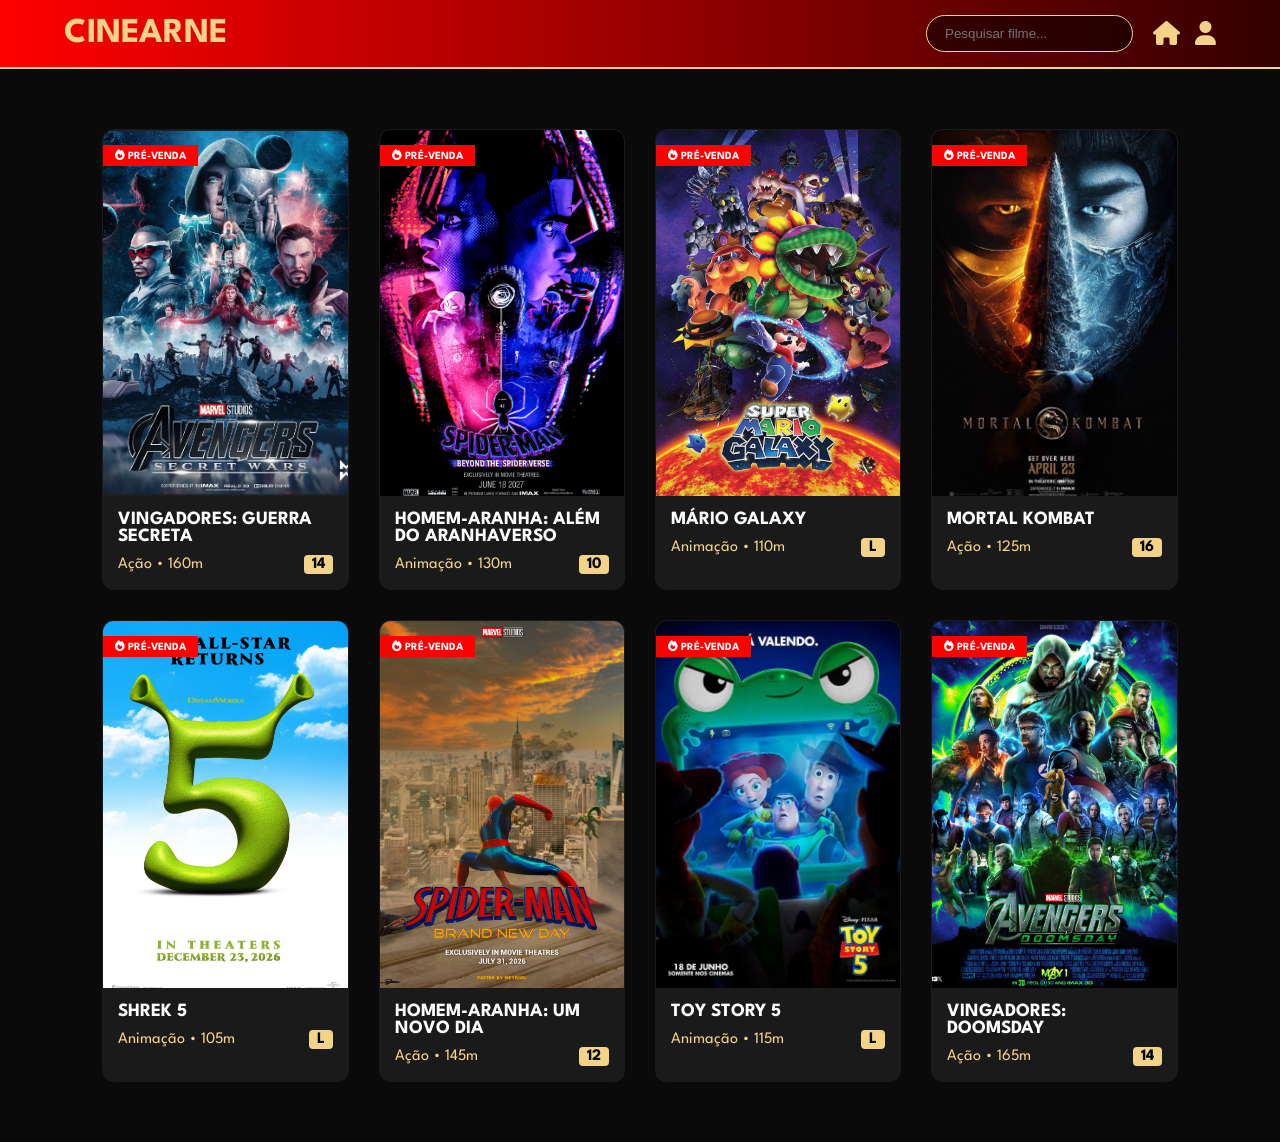
<file: index.html>
<!DOCTYPE html>
<html lang="pt-BR">
<head>
    <meta charset="UTF-8">
    <meta name="viewport" content="width=device-width, initial-scale=1.0">
    <title>CINEARNE - Cinema Online</title>
    <link rel="stylesheet" href="style.css">
    <link href="https://fonts.googleapis.com/css2?family=League+Spartan:wght@400;700&display=swap" rel="stylesheet">
    <link rel="stylesheet" href="https://cdnjs.cloudflare.com/ajax/libs/font-awesome/6.5.0/css/all.min.css">
</head>
<body>

    <input type="checkbox" id="abrir-modal" class="check-controle">
    <input type="checkbox" id="abrir-assentos" class="check-controle">
    <input type="checkbox" id="abrir-sucesso" class="check-controle">

    <header>
        <h1 class="logo">CINEARNE</h1>
        <div class="right-area">
            <div class="search-container">
                <input type="text" id="busca" oninput="filtrar()" placeholder="Pesquisar filme...">
            </div>
            
            <div id="area-perfil" style="display: flex; gap: 15px; align-items: center;">
                <a href="index.html" class="nav-icon"><i class="fa-solid fa-house"></i></a>
                <div id="conteudo-login">
                    <a href="login.html" class="nav-icon"><i class="fa-solid fa-user"></i></a>
                </div>
            </div>
        </div>
    </header>

    <section class="movies">
        <label for="abrir-modal" class="movie-card" data-nome="avengers secret war vingadores marvel ação">
            <div class="poster-container">
                <img src="img/Avengers.png" alt="Avengers: Secret War">
                <span class="badge-prevenda"><i class="fa-solid fa-fire"></i> PRÉ-VENDA</span>
            </div>
            <div class="movie-info"><h3>VINGADORES: GUERRA SECRETA</h3><div class="details"><span>Ação • 160m</span><span class="age">14</span></div></div>
        </label>

        <label for="abrir-modal" class="movie-card" data-nome="spider-man além do aranhaverso miles morales animação">
            <div class="poster-container">
                <img src="img/Beyond.jpg" alt="Beyond the Spider-Verse">
                <span class="badge-prevenda"><i class="fa-solid fa-fire"></i> PRÉ-VENDA</span>
            </div>
            <div class="movie-info"><h3>HOMEM-ARANHA: ALÉM DO ARANHAVERSO</h3><div class="details"><span>Animação • 130m</span><span class="age">10</span></div></div>
        </label>

        <label for="abrir-modal" class="movie-card" data-nome="mário galaxy mario nintendo animação">
            <div class="poster-container">
                <img src="img/Mário.jpg" alt="Mário Galaxy">
                <span class="badge-prevenda"><i class="fa-solid fa-fire"></i> PRÉ-VENDA</span>
            </div>
            <div class="movie-info"><h3>MÁRIO GALAXY</h3><div class="details"><span>Animação • 110m</span><span class="age">L</span></div></div>
        </label>

        <label for="abrir-modal" class="movie-card" data-nome="mortal kombat mk luta ação">
            <div class="poster-container">
                <img src="img/MortalKombat.png" alt="Mortal Kombat">
                <span class="badge-prevenda"><i class="fa-solid fa-fire"></i> PRÉ-VENDA</span>
            </div>
            <div class="movie-info"><h3>MORTAL KOMBAT</h3><div class="details"><span>Ação • 125m</span><span class="age">16</span></div></div>
        </label>

        <label for="abrir-modal" class="movie-card" data-nome="shrek 5 ogro animação dreamworks">
            <div class="poster-container">
                <img src="img/Shrek5.png" alt="Shrek 5">
                <span class="badge-prevenda"><i class="fa-solid fa-fire"></i> PRÉ-VENDA</span>
            </div>
            <div class="movie-info"><h3>SHREK 5</h3><div class="details"><span>Animação • 105m</span><span class="age">L</span></div></div>
        </label>

        <label for="abrir-modal" class="movie-card" data-nome="spider-man homem aranha um novo dia live action marvel">
            <div class="poster-container">
                <img src="img/SpiderMan.png" alt="Spider-Man: Um Novo Dia">
                <span class="badge-prevenda"><i class="fa-solid fa-fire"></i> PRÉ-VENDA</span>
            </div>
            <div class="movie-info"><h3>HOMEM-ARANHA: UM NOVO DIA</h3><div class="details"><span>Ação • 145m</span><span class="age">12</span></div></div>
        </label>

        <label for="abrir-modal" class="movie-card" data-nome="toy story 5 woody buzz animação pixar disney">
            <div class="poster-container">
                <img src="img/ToyStory.png" alt="Toy Story 5">
                <span class="badge-prevenda"><i class="fa-solid fa-fire"></i> PRÉ-VENDA</span>
            </div>
            <div class="movie-info"><h3>TOY STORY 5</h3><div class="details"><span>Animação • 115m</span><span class="age">L</span></div></div>
        </label>

        <label for="abrir-modal" class="movie-card" data-nome="vingadores doomsday avengers doutor destino marvel ação">
            <div class="poster-container">
                <img src="img/Vingadores.jpeg" alt="Vingadores: Doomsday">
                <span class="badge-prevenda"><i class="fa-solid fa-fire"></i> PRÉ-VENDA</span>
            </div>
            <div class="movie-info"><h3>VINGADORES: DOOMSDAY</h3><div class="details"><span>Ação • 165m</span><span class="age">14</span></div></div>
        </label>
    </section>

    <div class="modal-sessao">
        <div class="conteudo-sessao">
            <label for="abrir-modal" class="fechar-modal">&times;</label>
            <h2>SELECIONE O HORÁRIO</h2>
            <div class="grade-horarios">
                <label for="abrir-assentos" class="btn-hora">14h00</label>
                <label for="abrir-assentos" class="btn-hora">17h30</label>
                <label for="abrir-assentos" class="btn-hora">21h00</label>
            </div>
        </div>
    </div>

    <div class="modal-assentos">
        <div class="conteudo-assentos">
            <label for="abrir-assentos" class="fechar-modal">&times;</label>
            <h3 class="titulo-modal">Escolha seu Assento</h3>
            <div class="tela-cinema">TELA</div>
            <div class="mapa-assentos">
                <input type="checkbox" id="a1" class="seat-check"><label for="a1" class="seat"></label>
                <input type="checkbox" id="a2" class="seat-check"><label for="a2" class="seat"></label>
                <input type="checkbox" id="a3" class="seat-check"><label for="a3" class="seat"></label>
                <input type="checkbox" id="a4" class="seat-check"><label for="a4" class="seat"></label>
                <div class="corredor"></div>
                <input type="checkbox" id="a5" class="seat-check"><label for="a5" class="seat"></label>
                <input type="checkbox" id="a6" class="seat-check"><label for="a6" class="seat"></label>
                <input type="checkbox" id="a7" class="seat-check"><label for="a7" class="seat"></label>
                <input type="checkbox" id="a8" class="seat-check"><label for="a8" class="seat"></label>
                <input type="checkbox" id="b1" class="seat-check"><label for="b1" class="seat"></label>
                <input type="checkbox" id="b2" class="seat-check"><label for="b2" class="seat"></label>
                <input type="checkbox" id="b3" class="seat-check"><label for="b3" class="seat"></label>
                <input type="checkbox" id="b4" class="seat-check"><label for="b4" class="seat"></label>
                <div class="corredor"></div>
                <input type="checkbox" id="b5" class="seat-check"><label for="b5" class="seat"></label>
                <input type="checkbox" id="b6" class="seat-check"><label for="b6" class="seat"></label>
                <input type="checkbox" id="b7" class="seat-check"><label for="b7" class="seat"></label>
                <input type="checkbox" id="b8" class="seat-check"><label for="b8" class="seat"></label>
            </div>
            <label for="abrir-sucesso" class="btn-confirmar">CONFIRMAR ASSENTOS</label>
        </div>
    </div>

    <div class="modal-sucesso">
        <div class="conteudo-sucesso">
            <i class="fa-solid fa-circle-check" style="color: #44ff44; font-size: 60px; margin-bottom: 20px;"></i>
            <h2>SUCESSO!</h2>
            <div class="ticket-info" style="margin-bottom: 20px; color: white;">
                <p><strong>Total:</strong> R$ 0,00</p>
                <p><strong>Tipo:</strong> Cortesia Estudante 🎓</p>
            </div>
            <a href="index.html" id="link-voltar" class="btn-confirmar" style="text-decoration: none; display: inline-block;">VOLTAR AO INÍCIO</a>
        </div>
    </div>

    <script>
        // Sistema de busca
        function filtrar() {
            let input = document.getElementById('busca').value.toLowerCase();
            let cards = document.querySelectorAll('.movie-card');
            cards.forEach(card => {
                let nome = card.getAttribute('data-nome');
                card.style.display = nome.includes(input) ? "block" : "none";
            });
        }

        // Lógica de usuário na URL
        const urlParams = new URLSearchParams(window.location.search);
        const userName = urlParams.get('user');
        const conteudoLogin = document.getElementById('conteudo-login');
        const linkVoltar = document.getElementById('link-voltar');

        if (userName) {
            conteudoLogin.innerHTML = `
                <div class="user-logado" style="display: flex; align-items: center; gap: 10px;">
                    <span style="color: #F2D388; font-weight: bold;">Olá, ${userName}!</span>
                    <a href="index.html" class="nav-icon" title="Sair"><i class="fa-solid fa-right-from-bracket"></i></a>
                </div>
            `;
            // Atualiza o link de voltar para manter o usuário logado
            if(linkVoltar) linkVoltar.href = `index.html?user=${userName}`;
        }
    </script>
</body>
</html>
</file>
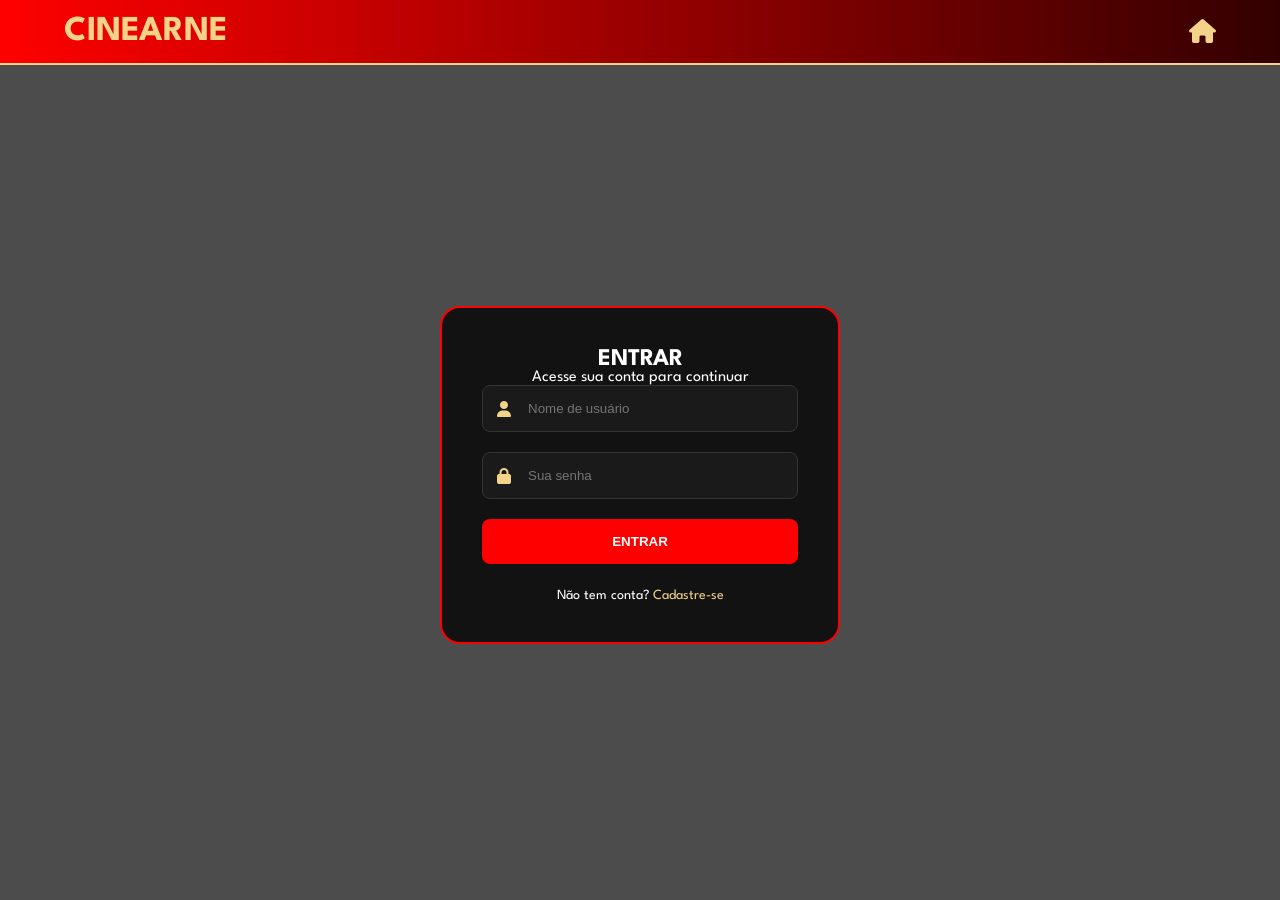
<file: login.html>
<!DOCTYPE html>
<html lang="pt-BR">
<head>
    <meta charset="UTF-8">
    <meta name="viewport" content="width=device-width, initial-scale=1.0">
    <title>CINEARNE - Login</title>
    <link rel="stylesheet" href="style.css">
    <link href="https://fonts.googleapis.com/css2?family=League+Spartan:wght@400;700&display=swap" rel="stylesheet">
    <link rel="stylesheet" href="https://cdnjs.cloudflare.com/ajax/libs/font-awesome/6.5.0/css/all.min.css">
</head>
<body class="body-login">

    <header>
        <h1 class="logo">CINEARNE</h1>
        <div class="right-area">
            <a href="home.html" class="nav-icon"><i class="fa-solid fa-house"></i></a>
        </div>
    </header>

    <main class="main-login">
        <div class="card-login">
            <h2>ENTRAR</h2>
            <p>Acesse sua conta para continuar</p>
            
            <form action="index.html" method="GET">
                <div class="input-group">
                    <i class="fa-solid fa-user"></i>
                    <input type="text" name="user" placeholder="Nome de usuário" required>
                </div>
                
                <div class="input-group">
                    <i class="fa-solid fa-lock"></i>
                    <input type="password" placeholder="Sua senha" required>
                </div>

                <button type="submit" class="btn-entrar">ENTRAR</button>
            </form>

            <div class="footer-login">
                <span>Não tem conta? <a href="#">Cadastre-se</a></span>
            </div>
        </div>
    </main>

</body>
</html>
</file>
<file: style.css>
/* --- RESET E BASE --- */
* { box-sizing: border-box; margin: 0; padding: 0; }
body { background-color: #0a0a0a; font-family: 'League Spartan', sans-serif; color: white; overflow-x: hidden; }
.check-controle { display: none; }

/* --- HEADER --- */
header {
    background: linear-gradient(to right, #ff0000, #330000) !important;
    padding: 15px 5%; display: flex; align-items: center; justify-content: space-between;
    border-bottom: 2px solid #F2D388; position: sticky; top: 0; z-index: 1000;
}
.logo { color: #F2D388; font-size: 35px; font-weight: bold; text-decoration: none; }
.right-area { display: flex; align-items: center; gap: 20px; }

/* Barra de Busca */
.search-container input {
    padding: 10px 18px; border-radius: 25px; border: 1px solid #F2D388;
    background: rgba(0,0,0,0.5); color: white; outline: none; transition: 0.3s;
}
.search-container input:focus { box-shadow: 0 0 15px #F2D388; width: 250px; }

/* Ícones de Navegação */
.nav-icon { color: #F2D388; font-size: 24px; text-decoration: none; transition: 0.3s; cursor: pointer; }
.nav-icon:hover { transform: scale(1.2); color: white; }

/* Pílula do Usuário Logado */
.user-logado {
    background: rgba(255, 255, 255, 0.1);
    padding: 8px 15px;
    border-radius: 25px;
    border: 1px solid rgba(242, 211, 136, 0.3);
}

/* --- GRID DE FILMES --- */
.movies { display: grid; grid-template-columns: repeat(4, 1fr); gap: 30px; padding: 60px 8%; }
.movie-card {
    background: #1a1a1a; border-radius: 12px; overflow: hidden;
    cursor: pointer; transition: 0.4s; border: 1px solid transparent; position: relative;
    display: block;
}
.movie-card:hover { transform: translateY(-10px); border-color: #ff0000; box-shadow: 0 0 20px #ff0000; }
.movie-card img { width: 100%; display: block; aspect-ratio: 2/3; object-fit: cover; }
.badge-prevenda { position: absolute; top: 15px; left: 0; background: #ff0000; padding: 5px 12px; font-size: 11px; font-weight: bold; }
.movie-info { padding: 15px; }
.details { display: flex; justify-content: space-between; align-items: center; color: #F2D388; margin-top: 10px; }
.age { background: #F2D388; color: black; padding: 2px 8px; border-radius: 4px; font-weight: bold; }

/* --- MODAIS --- */
.modal-sessao, .modal-assentos, .modal-sucesso {
    display: none; position: fixed; top: 0; left: 0; width: 100%; height: 100%;
    background: rgba(0,0,0,0.9); justify-content: center; align-items: center;
    backdrop-filter: blur(8px);
}
/* Camadas dos modais */
.modal-sessao { z-index: 5000; }
.modal-assentos { z-index: 5100; }
.modal-sucesso { z-index: 5200; }

#abrir-modal:checked ~ .modal-sessao,
#abrir-assentos:checked ~ .modal-assentos,
#abrir-sucesso:checked ~ .modal-sucesso { display: flex; }

.conteudo-sessao, .conteudo-assentos, .conteudo-sucesso {
    background: #121212; padding: 40px; border-radius: 20px; border: 2px solid #ff0000;
    text-align: center; position: relative; width: 90%; max-width: 480px;
}
.fechar-modal { position: absolute; right: 20px; top: 10px; font-size: 35px; color: #F2D388; cursor: pointer; }

/* --- BOTÕES E ASSENTOS --- */
.grade-horarios { display: flex; gap: 15px; justify-content: center; margin-top: 20px; }
.btn-hora { 
    display: inline-block; border: 1px solid #F2D388; color: #F2D388; 
    padding: 12px 25px; border-radius: 5px; cursor: pointer; transition: 0.3s; 
}
.btn-hora:hover { background: #F2D388; color: black; font-weight: bold; }

.tela-cinema { width: 80%; margin: 0 auto 35px auto; border-bottom: 3px solid #fff; box-shadow: 0 8px 15px rgba(255,255,255,0.3); color: #888; }
.mapa-assentos { display: grid; grid-template-columns: repeat(4, 32px) 25px repeat(4, 32px); gap: 8px; justify-content: center; margin-bottom: 30px; }
.corredor { width: 25px; }
.seat-check { display: none; }
.seat { width: 32px; height: 32px; background: #3a3a3a; border-radius: 6px; cursor: pointer; }
.seat-check:checked + .seat { background: #ff0000; border: 1px solid white; }

.btn-confirmar { background: #ff0000; color: white; padding: 15px; border-radius: 8px; font-weight: bold; cursor: pointer; border: none; width: 100%; }
.ticket-info { background: #222; padding: 20px; border-radius: 10px; margin: 20px 0; border-left: 6px solid #44ff44; text-align: left; }

/* --- LOGIN --- */
.body-login {
    background: linear-gradient(rgba(0,0,0,0.7), rgba(0,0,0,0.7)), 
                url('https://images.unsplash.com/photo-1489599849927-2ee91cede3ba?q=80&w=2070') no-repeat center center/cover;
    height: 100vh;
}
.main-login { height: calc(100vh - 80px); display: flex; justify-content: center; align-items: center; }
.card-login { background: #121212; padding: 40px; border-radius: 20px; border: 2px solid #ff0000; width: 100%; max-width: 400px; text-align: center; }
.input-group { position: relative; margin-bottom: 20px; }
.input-group i { position: absolute; left: 15px; top: 50%; transform: translateY(-50%); color: #F2D388; }
.input-group input { width: 100%; padding: 15px 15px 15px 45px; background: #1a1a1a; border: 1px solid #333; border-radius: 8px; color: white; outline: none; }
.btn-entrar { width: 100%; padding: 15px; background: #ff0000; color: white; border: none; border-radius: 8px; font-weight: bold; cursor: pointer; }
.footer-login { margin-top: 25px; font-size: 14px; }
.footer-login a { color: #F2D388; text-decoration: none; }

/* --- RESPONSIVIDADE (CELULAR) --- */

@media (max-width: 768px) {
    /* 1. Ajusta o Topo (Header) */
    header {
        flex-direction: column; /* Coloca a logo em cima e a busca embaixo */
        gap: 15px;
        padding: 15px;
        height: auto; /* Deixa o header crescer se precisar */
    }

    .right-area {
        width: 100%;
        justify-content: space-between;
    }

    .search-container {
        width: 100%; /* Busca ocupa a largura toda no celular */
    }

    .search-container input {
        width: 100%;
    }

    /* 2. Ajusta a Grade de Filmes */
    .movies {
        grid-template-columns: repeat(auto-fit, minmax(150px, 1fr)); /* 2 filmes por linha */
        gap: 10px;
        padding: 10px;
    }

    .movie-card h3 {
        font-size: 0.9rem; /* Diminui um pouco o texto do título */
    }

    /* 3. Ajusta os Modais (Janelas) */
    .conteudo-sessao, .conteudo-assentos, .conteudo-sucesso {
        width: 95%; /* Quase a tela toda */
        padding: 15px;
        max-height: 90vh;
        overflow-y: auto; /* Permite rolar se o celular for muito pequeno */
    }

    /* 4. Mapa de Assentos */
    .mapa-assentos {
        gap: 5px; /* Diminui o espaço entre as poltronas */
    }

    .seat {
        width: 25px;
        height: 25px;
    }
}
</file>
